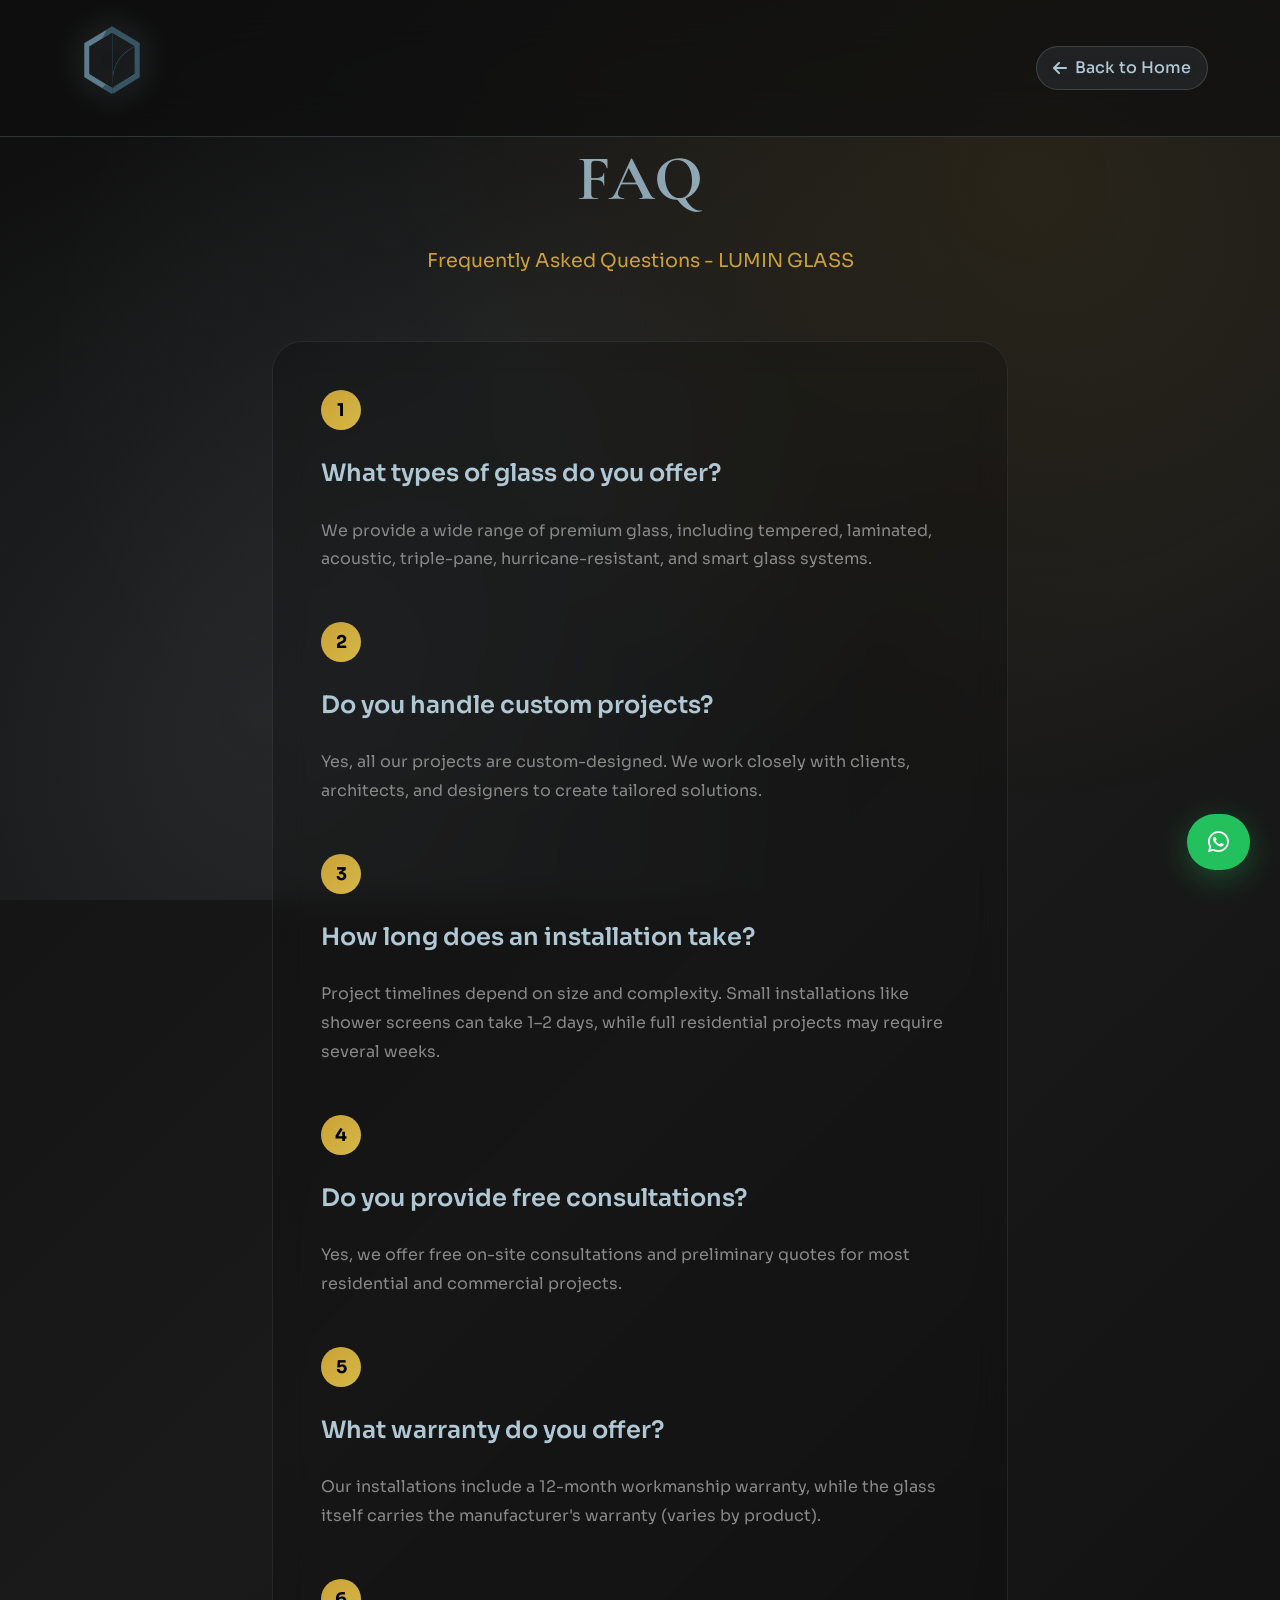
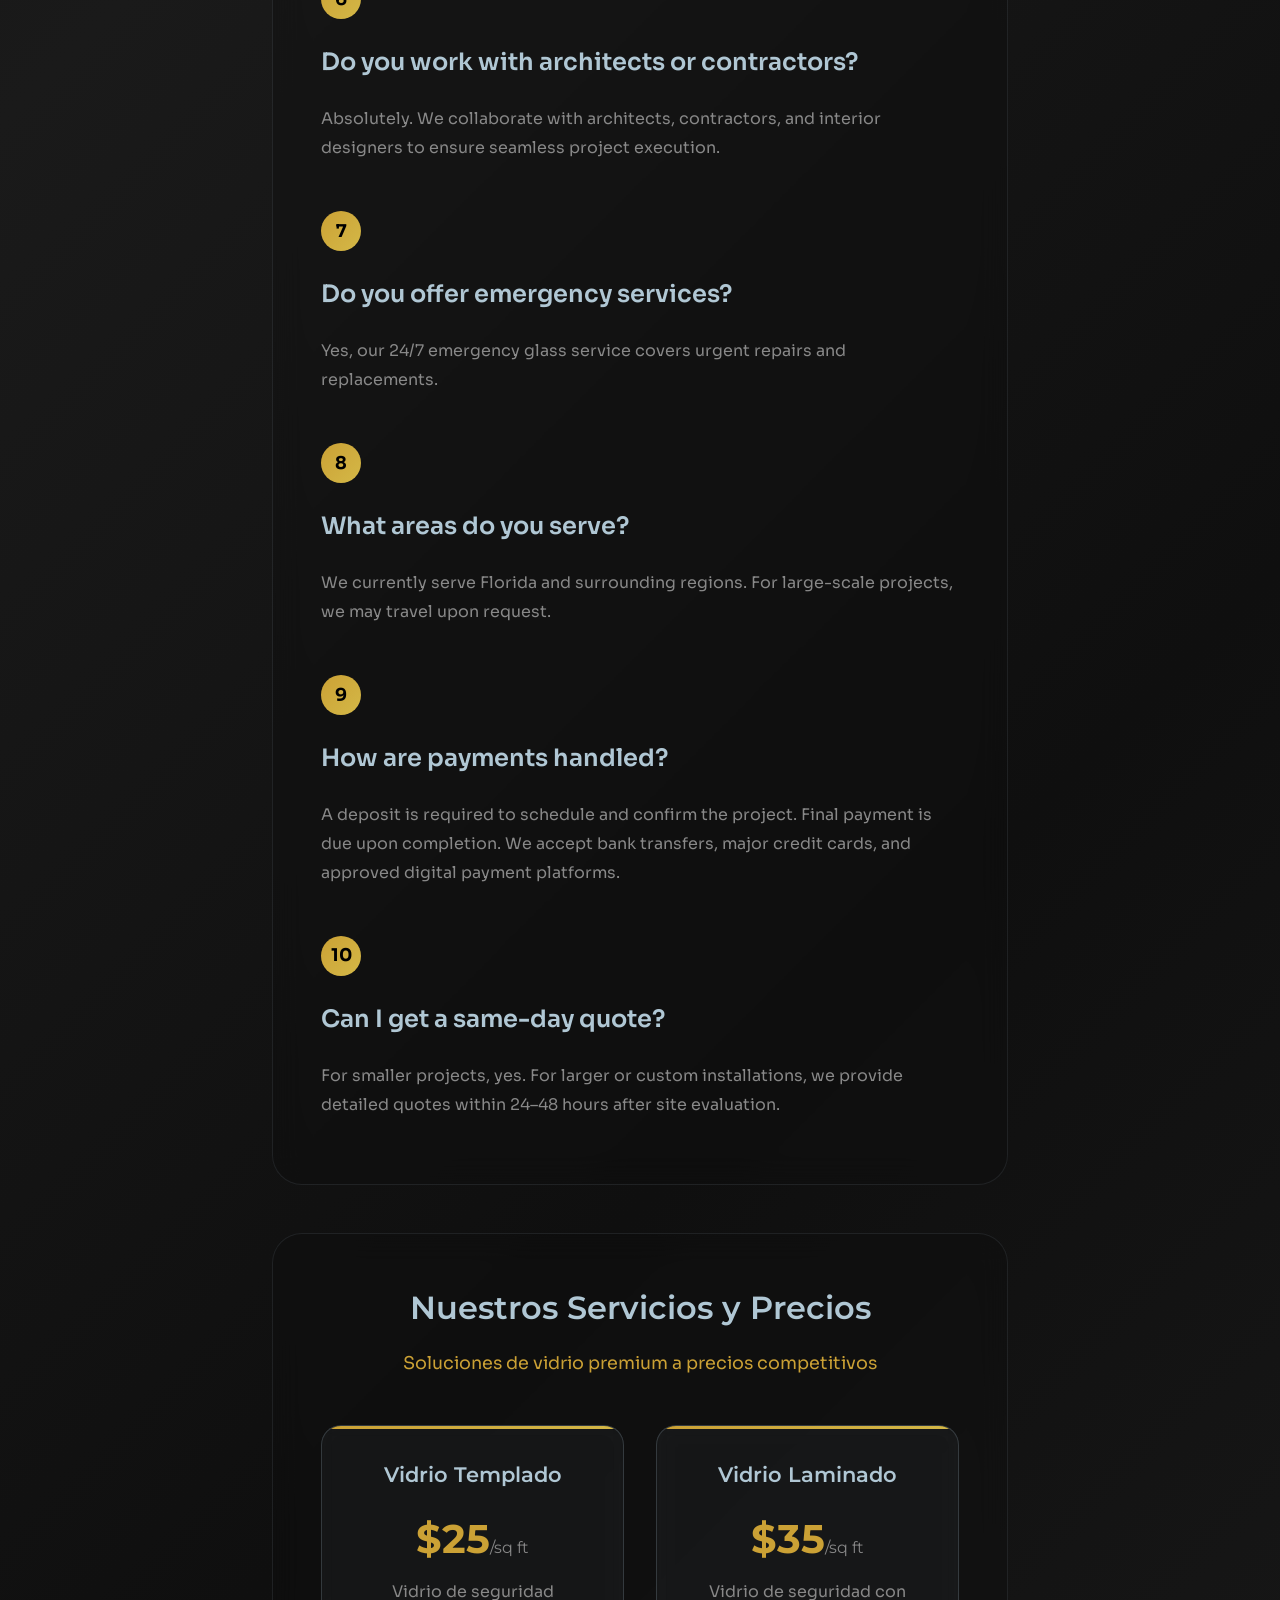
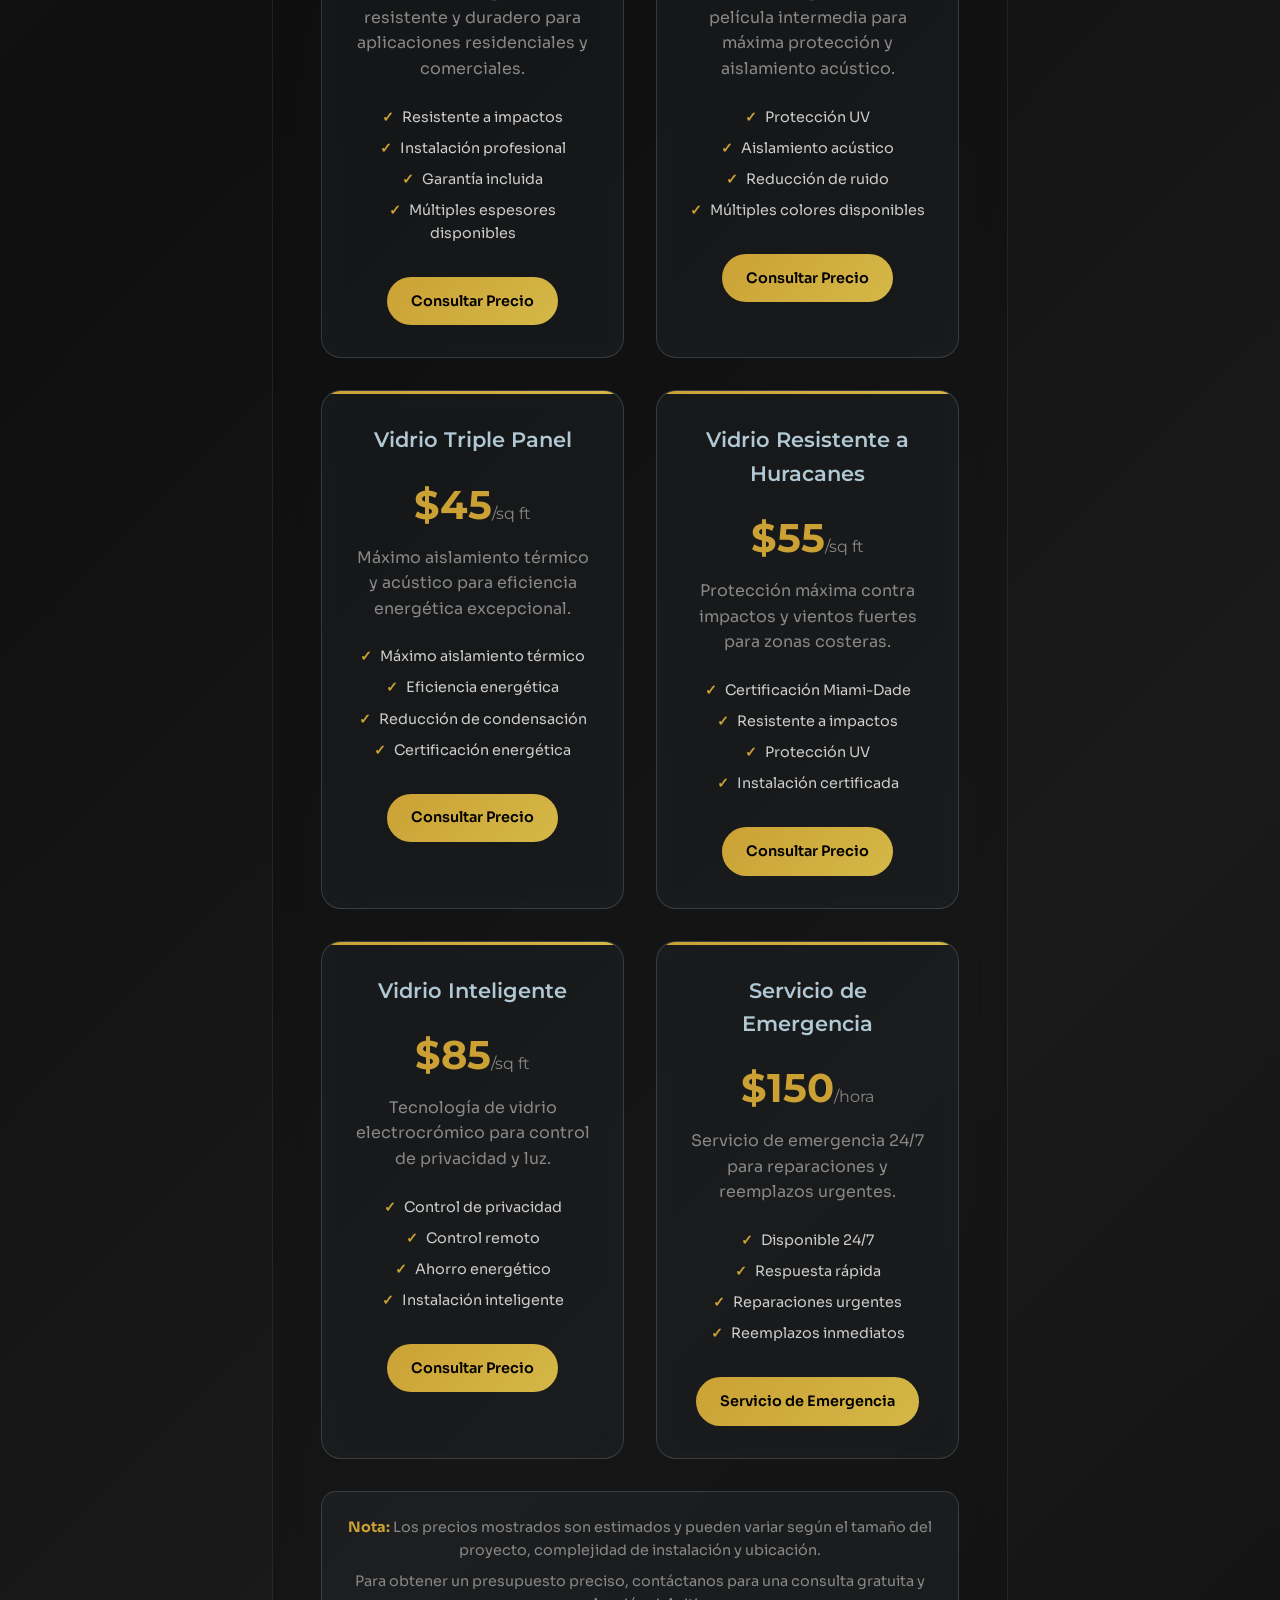
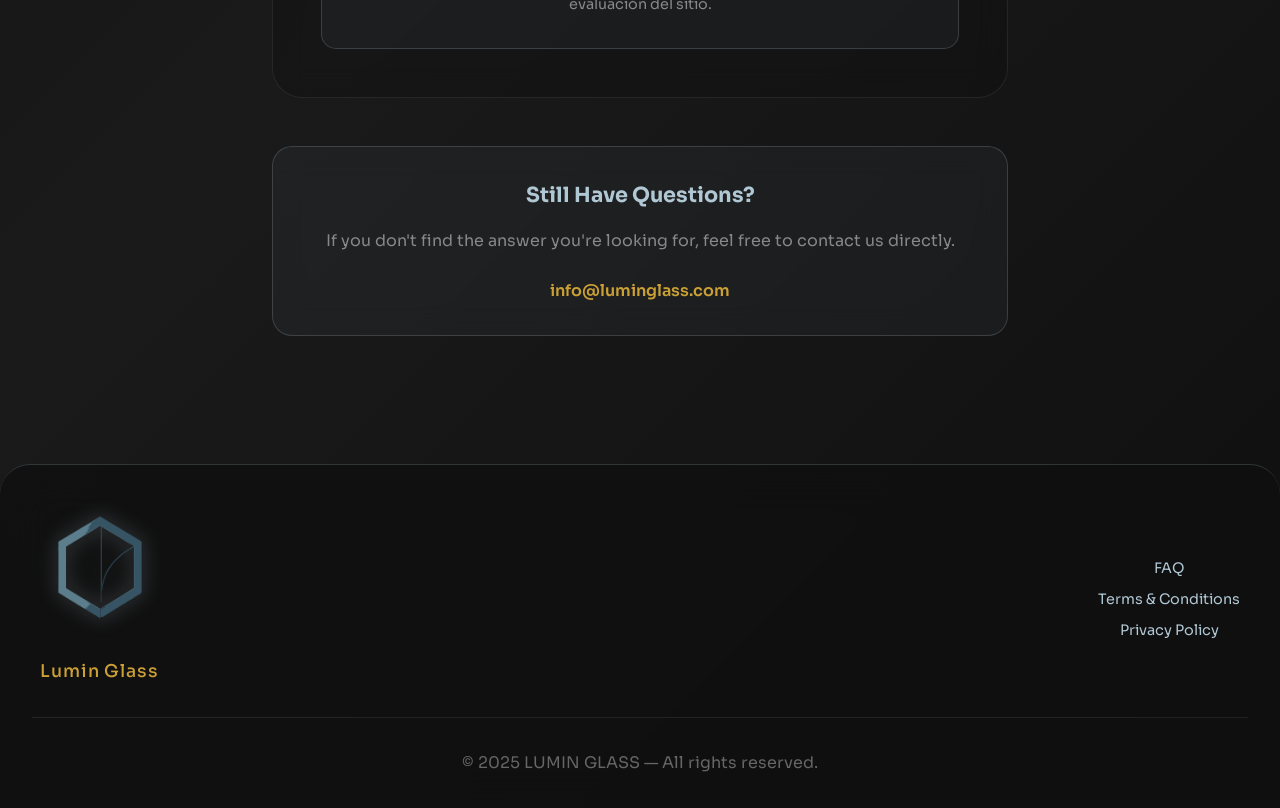
<file: faq.html>
<!DOCTYPE html>
<html lang="en">
<head>
    <meta charset="UTF-8">
    <meta name="viewport" content="width=device-width, initial-scale=1.0">
    <title>FAQ - LUMIN GLASS</title>
    
    <!-- Fonts -->
    <link href="https://fonts.googleapis.com/css2?family=Sora:wght@300;400;500;600;700&display=swap" rel="stylesheet">
    <link href="https://fonts.googleapis.com/css2?family=Cormorant+Garamond:wght@300;400;500;600;700&display=swap" rel="stylesheet">
    <link href="https://fonts.googleapis.com/css2?family=Montserrat:wght@300;400;500;600;700&display=swap" rel="stylesheet">
    <link rel="stylesheet" href="https://cdnjs.cloudflare.com/ajax/libs/font-awesome/6.0.0/css/all.min.css">
    
    <style>
        * {
            margin: 0;
            padding: 0;
            box-sizing: border-box;
        }
        
        body {
            font-family: 'Sora', sans-serif;
            background: linear-gradient(135deg, #0F0F0F 0%, #1a1a1a 25%, #0F0F0F 50%, #1a1a1a 75%, #0F0F0F 100%);
            color: white;
            line-height: 1.6;
            position: relative;
            overflow-x: hidden;
        }
        
        /* Animated Glassmorphism Background */
        body::before {
            content: '';
            position: fixed;
            top: 0;
            left: 0;
            width: 100%;
            height: 100%;
            background: 
                radial-gradient(circle at 20% 80%, rgba(176, 199, 212, 0.1) 0%, transparent 50%),
                radial-gradient(circle at 80% 20%, rgba(203, 161, 53, 0.1) 0%, transparent 50%),
                radial-gradient(circle at 40% 40%, rgba(176, 199, 212, 0.05) 0%, transparent 50%);
            animation: backgroundShift 20s ease-in-out infinite;
            z-index: -1;
        }
        
        @keyframes backgroundShift {
            0%, 100% { transform: translate(0, 0) rotate(0deg); }
            33% { transform: translate(30px, -30px) rotate(1deg); }
            66% { transform: translate(-20px, 20px) rotate(-1deg); }
        }
        
        /* Navigation */
        .navbar {
            position: fixed;
            top: 0;
            left: 0;
            right: 0;
            z-index: 1000;
            background: rgba(15, 15, 15, 0.7);
            backdrop-filter: blur(25px);
            border-bottom: 1px solid rgba(176, 199, 212, 0.2);
            transition: all 0.3s ease;
        }
        
        .nav-container {
            max-width: 1200px;
            margin: 0 auto;
            padding: 1.5rem 2rem;
            display: flex;
            justify-content: space-between;
            align-items: center;
        }
        
        .nav-logo {
            width: 80px;
            height: 80px;
            filter: drop-shadow(0 0 15px rgba(176, 199, 212, 0.4));
            transition: all 0.3s ease;
            cursor: pointer;
        }
        
        .nav-logo:hover {
            transform: scale(1.05);
            filter: drop-shadow(0 0 25px rgba(176, 199, 212, 0.6));
        }
        
        .back-btn {
            display: flex;
            align-items: center;
            gap: 0.5rem;
            color: #B0C7D4;
            text-decoration: none;
            font-weight: 500;
            padding: 0.5rem 1rem;
            border-radius: 25px;
            background: rgba(176, 199, 212, 0.1);
            backdrop-filter: blur(10px);
            border: 1px solid rgba(176, 199, 212, 0.2);
            transition: all 0.3s ease;
        }
        
        .back-btn:hover {
            background: rgba(176, 199, 212, 0.2);
            transform: translateX(-5px);
        }
        
        /* Main Content */
        .container {
            max-width: 800px;
            margin: 0 auto;
            padding: 8rem 2rem 4rem;
        }
        
        /* Header */
        .page-header {
            text-align: center;
            margin-bottom: 4rem;
        }
        
        .page-title {
            font-family: 'Cormorant Garamond', serif;
            font-size: clamp(2.5rem, 6vw, 4rem);
            font-weight: 700;
            background: linear-gradient(135deg, #B0C7D4 0%, #8BA3B0 50%, #B0C7D4 100%);
            -webkit-background-clip: text;
            -webkit-text-fill-color: transparent;
            background-clip: text;
            margin-bottom: 1rem;
        }
        
        .page-subtitle {
            color: #CBA135;
            font-size: 1.2rem;
            font-weight: 400;
        }
        
        /* FAQ Content */
        .faq-content {
            background: rgba(15, 15, 15, 0.3);
            backdrop-filter: blur(15px);
            border-radius: 30px;
            border: 1px solid rgba(176, 199, 212, 0.1);
            padding: 3rem;
            margin-bottom: 3rem;
        }
        
        .faq-section {
            margin-bottom: 3rem;
        }
        
        .faq-section:last-child {
            margin-bottom: 0;
        }
        
        .section-number {
            display: inline-flex;
            align-items: center;
            justify-content: center;
            width: 40px;
            height: 40px;
            background: linear-gradient(135deg, #CBA135 0%, #D4B847 100%);
            color: #000;
            font-weight: 700;
            border-radius: 50%;
            margin-bottom: 1.5rem;
            font-size: 1.1rem;
        }
        
        .section-title {
            font-size: 1.5rem;
            color: #B0C7D4;
            margin-bottom: 1.5rem;
            font-weight: 600;
        }
        
        .section-content {
            color: #888;
            line-height: 1.8;
        }
        
        .section-content p {
            margin-bottom: 1rem;
        }
        
        .section-content ul {
            margin: 1rem 0;
            padding-left: 2rem;
        }
        
        .section-content li {
            margin-bottom: 0.5rem;
            color: #888;
        }
        
        .section-content a {
            color: #CBA135;
            text-decoration: none;
            transition: color 0.3s ease;
        }
        
        .section-content a:hover {
            color: #D4B847;
        }
        
        /* Contact Section */
        .contact-section {
            background: rgba(176, 199, 212, 0.05);
            backdrop-filter: blur(15px);
            border: 1px solid rgba(176, 199, 212, 0.2);
            border-radius: 20px;
            padding: 2rem;
            text-align: center;
            margin-top: 3rem;
        }
        
        .contact-section h3 {
            color: #B0C7D4;
            font-size: 1.3rem;
            margin-bottom: 1rem;
        }
        
        .contact-section p {
            color: #888;
            margin-bottom: 1.5rem;
        }
        
        .contact-email {
            color: #CBA135;
            text-decoration: none;
            font-weight: 600;
            transition: color 0.3s ease;
        }
        
        .contact-email:hover {
            color: #B0C7D4;
        }
        
        /* Pricing Section */
        .pricing-section {
            background: rgba(15, 15, 15, 0.3);
            backdrop-filter: blur(15px);
            border-radius: 30px;
            border: 1px solid rgba(176, 199, 212, 0.1);
            padding: 3rem;
            margin-bottom: 3rem;
        }
        
        .pricing-header {
            text-align: center;
            margin-bottom: 3rem;
        }
        
        .pricing-title {
            font-family: 'Montserrat', sans-serif;
            font-size: 2rem;
            font-weight: 600;
            color: #B0C7D4;
            margin-bottom: 1rem;
        }
        
        .pricing-subtitle {
            color: #CBA135;
            font-size: 1.1rem;
            font-weight: 400;
        }
        
        .pricing-grid {
            display: grid;
            grid-template-columns: repeat(auto-fit, minmax(300px, 1fr));
            gap: 2rem;
            margin-top: 2rem;
        }
        
        .pricing-card {
            background: rgba(176, 199, 212, 0.05);
            backdrop-filter: blur(10px);
            border: 1px solid rgba(176, 199, 212, 0.2);
            border-radius: 20px;
            padding: 2rem;
            text-align: center;
            transition: all 0.3s ease;
            position: relative;
            overflow: hidden;
        }
        
        .pricing-card::before {
            content: '';
            position: absolute;
            top: 0;
            left: 0;
            right: 0;
            height: 3px;
            background: linear-gradient(135deg, #CBA135 0%, #D4B847 100%);
        }
        
        .pricing-card:hover {
            transform: translateY(-5px);
            box-shadow: 0 20px 40px rgba(176, 199, 212, 0.1);
            border-color: rgba(176, 199, 212, 0.4);
        }
        
        .service-name {
            font-family: 'Montserrat', sans-serif;
            font-size: 1.3rem;
            font-weight: 600;
            color: #B0C7D4;
            margin-bottom: 1rem;
        }
        
        .service-price {
            font-family: 'Montserrat', sans-serif;
            font-size: 2.5rem;
            font-weight: 700;
            color: #CBA135;
            margin-bottom: 0.5rem;
        }
        
        .price-unit {
            font-size: 1rem;
            color: #888;
            font-weight: 400;
        }
        
        .service-description {
            color: #888;
            margin-bottom: 1.5rem;
            line-height: 1.6;
        }
        
        .service-features {
            list-style: none;
            padding: 0;
            margin-bottom: 2rem;
        }
        
        .service-features li {
            color: #ccc;
            margin-bottom: 0.5rem;
            font-size: 0.9rem;
        }
        
        .service-features li::before {
            content: '✓';
            color: #CBA135;
            font-weight: bold;
            margin-right: 0.5rem;
        }
        
        .contact-btn {
            display: inline-block;
            background: linear-gradient(135deg, #CBA135 0%, #D4B847 100%);
            color: #000;
            text-decoration: none;
            padding: 0.8rem 1.5rem;
            border-radius: 25px;
            font-weight: 600;
            font-size: 0.9rem;
            transition: all 0.3s ease;
            border: none;
            cursor: pointer;
        }
        
        .contact-btn:hover {
            transform: translateY(-2px);
            box-shadow: 0 10px 20px rgba(203, 161, 53, 0.3);
        }
        
        .pricing-note {
            text-align: center;
            margin-top: 2rem;
            padding: 1.5rem;
            background: rgba(176, 199, 212, 0.05);
            border-radius: 15px;
            border: 1px solid rgba(176, 199, 212, 0.2);
        }
        
        .pricing-note p {
            color: #888;
            font-size: 0.9rem;
            margin-bottom: 0.5rem;
        }
        
        .pricing-note strong {
            color: #CBA135;
        }
        
        /* Footer */
        .footer {
            background: rgba(15, 15, 15, 0.8);
            backdrop-filter: blur(25px);
            border-top: 1px solid rgba(176, 199, 212, 0.2);
            padding: 3rem 2rem 2rem;
            margin-top: 4rem;
            border-radius: 30px 30px 0 0;
        }
        
        .footer-content {
            max-width: 1200px;
            margin: 0 auto;
            display: flex;
            justify-content: space-between;
            align-items: center;
            gap: 3rem;
        }
        
        .footer-brand {
            display: flex;
            flex-direction: column;
            align-items: flex-start;
            gap: 1rem;
        }
        
        .footer-logo {
            width: 120px;
            height: auto;
            filter: drop-shadow(0 0 10px rgba(176, 199, 212, 0.3));
        }
        
        .footer-tagline {
            color: #CBA135;
            font-size: 1.1rem;
            font-weight: 500;
            letter-spacing: 0.05em;
        }
        
        .footer-links {
            display: flex;
            flex-direction: column;
            gap: 0.5rem;
            align-items: center;
        }
        
        .footer-link {
            color: #B0C7D4;
            text-decoration: none;
            font-size: 0.9rem;
            transition: color 0.3s ease;
        }
        
        .footer-link:hover {
            color: #CBA135;
        }
        
        .footer-bottom {
            text-align: center;
            margin-top: 2rem;
            padding-top: 2rem;
            border-top: 1px solid rgba(176, 199, 212, 0.1);
            color: #666;
        }
        
        /* WhatsApp Chatbot */
        .whatsapp-chat {
            position: fixed;
            bottom: 30px;
            right: 30px;
            z-index: 1000;
            animation: float 3s ease-in-out infinite;
        }
        
        .whatsapp-btn {
            display: flex;
            align-items: center;
            gap: 12px;
            background: rgba(37, 211, 102, 0.9);
            backdrop-filter: blur(15px);
            border: 1px solid rgba(37, 211, 102, 0.3);
            border-radius: 50px;
            padding: 15px 20px;
            color: white;
            text-decoration: none;
            font-weight: 600;
            font-size: 1rem;
            transition: all 0.3s ease;
            box-shadow: 0 8px 32px rgba(37, 211, 102, 0.3);
        }
        
        .whatsapp-btn:hover {
            transform: translateY(-3px);
            box-shadow: 0 12px 40px rgba(37, 211, 102, 0.4);
            background: rgba(37, 211, 102, 1);
        }
        
        .whatsapp-btn i {
            font-size: 1.5rem;
        }
        
        .whatsapp-btn span {
            display: none;
            animation: fadeIn 0.5s ease;
        }
        
        .whatsapp-btn:hover span {
            display: inline;
        }
        
        @keyframes float {
            0%, 100% { transform: translateY(0px); }
            50% { transform: translateY(-10px); }
        }
        
        @keyframes fadeIn {
            from { opacity: 0; transform: translateX(10px); }
            to { opacity: 1; transform: translateX(0); }
        }
        
        /* Responsive */
        @media (max-width: 768px) {
            /* Navigation Mobile */
            .nav-container {
                padding: 0.75rem 1rem;
            }
            
            .nav-logo {
                width: 50px;
                height: 50px;
            }
            
            .back-btn {
                padding: 0.4rem 0.8rem;
                font-size: 0.9rem;
            }
            
            /* Container Mobile */
            .container {
                padding: 6rem 1rem 2rem;
                max-width: 100%;
            }
            
            /* Header Mobile */
            .page-header {
                margin-bottom: 2.5rem;
            }
            
            .page-title {
                font-size: clamp(2rem, 7vw, 3rem);
                line-height: 1.1;
            }
            
            .page-subtitle {
                font-size: 1rem;
            }
            
            /* FAQ Content Mobile */
            .faq-content {
                padding: 1.5rem;
                background: rgba(15, 15, 15, 0.8);
                backdrop-filter: blur(25px);
                border: 1px solid rgba(176, 199, 212, 0.2);
                border-radius: 20px;
            }
            
            .faq-section {
                margin-bottom: 2rem;
            }
            
            .section-number {
                width: 35px;
                height: 35px;
                font-size: 1rem;
                margin-bottom: 1rem;
            }
            
            .section-title {
                font-size: 1.3rem;
                margin-bottom: 1rem;
                color: #e0e0e0 !important;
                text-shadow: 0 1px 2px rgba(0, 0, 0, 0.3);
            }
            
            .section-content {
                color: #ccc !important;
                font-size: 0.9rem;
                line-height: 1.6;
            }
            
            .section-content p {
                margin-bottom: 0.75rem;
            }
            
            /* Pricing Section Mobile */
            .pricing-section {
                padding: 1.5rem;
                border-radius: 20px;
            }
            
            .pricing-header {
                margin-bottom: 2rem;
            }
            
            .pricing-title {
                font-size: clamp(1.5rem, 6vw, 2rem);
                margin-bottom: 0.75rem;
            }
            
            .pricing-subtitle {
                font-size: 1rem;
            }
            
            .pricing-grid {
                grid-template-columns: 1fr;
                gap: 1.5rem;
            }
            
            .pricing-card {
                padding: 1.5rem;
                border-radius: 15px;
            }
            
            .service-name {
                font-size: 1.2rem;
                margin-bottom: 0.75rem;
            }
            
            .service-price {
                font-size: 2rem;
                margin-bottom: 0.5rem;
            }
            
            .price-unit {
                font-size: 0.9rem;
            }
            
            .service-description {
                font-size: 0.9rem;
                margin-bottom: 1rem;
            }
            
            .service-features {
                margin-bottom: 1.5rem;
            }
            
            .service-features li {
                font-size: 0.8rem;
                margin-bottom: 0.4rem;
            }
            
            .contact-btn {
                padding: 0.7rem 1.2rem;
                font-size: 0.85rem;
                border-radius: 20px;
            }
            
            .pricing-note {
                padding: 1rem;
                margin-top: 1.5rem;
            }
            
            .pricing-note p {
                font-size: 0.8rem;
                margin-bottom: 0.4rem;
            }
            
            /* Contact Section Mobile */
            .contact-section {
                padding: 1.5rem;
                border-radius: 15px;
                margin-top: 2rem;
            }
            
            .contact-section h3 {
                font-size: 1.2rem;
                margin-bottom: 0.75rem;
            }
            
            .contact-section p {
                font-size: 0.9rem;
                margin-bottom: 1rem;
            }
            
            .contact-email {
                font-size: 0.9rem;
            }
            
            /* Footer Mobile */
            .footer {
                padding: 2rem 1rem 1.5rem;
                border-radius: 20px 20px 0 0;
            }
            
            .footer-content {
                flex-direction: column;
                gap: 2rem;
                text-align: center;
            }
            
            .footer-brand {
                align-items: center;
            }
            
            .footer-logo {
                width: 80px;
                height: auto;
            }
            
            .footer-tagline {
                font-size: 1rem;
            }
            
            .footer-links {
                gap: 0.75rem;
            }
            
            .footer-link {
                font-size: 0.85rem;
            }
            
            .footer-bottom {
                margin-top: 1.5rem;
                padding-top: 1.5rem;
            }
            
            .footer-bottom p {
                font-size: 0.8rem;
            }
            
            /* WhatsApp Mobile */
            .whatsapp-chat {
                bottom: 20px;
                right: 20px;
                z-index: 1000;
            }
            
            .whatsapp-btn {
                padding: 12px 16px;
                font-size: 0.9rem;
                border-radius: 25px;
            }
            
            .whatsapp-btn span {
                display: none;
            }
            
            /* Touch Targets */
            .contact-btn,
            .back-btn,
            .footer-link {
                min-height: 44px;
                touch-action: manipulation;
            }
            
            /* Performance Mobile */
            body::before {
                animation: none;
            }
        }
        
        /* Small Mobile Devices */
        @media (max-width: 480px) {
            .container {
                padding: 5rem 0.75rem 2rem;
            }
            
            .faq-content {
                padding: 1.25rem;
            }
            
            .pricing-section {
                padding: 1.25rem;
            }
            
            .pricing-card {
                padding: 1.25rem;
            }
            
            .service-price {
                font-size: 1.8rem;
            }
            
            .contact-section {
                padding: 1.25rem;
            }
            
            .whatsapp-chat {
                bottom: 15px;
                right: 15px;
            }
            
            .whatsapp-btn {
                padding: 10px 14px;
                font-size: 0.85rem;
            }
        }
        
        /* Landscape Mobile */
        @media (max-width: 768px) and (orientation: landscape) {
            .container {
                padding: 4rem 1rem 2rem;
            }
            
            .page-title {
                font-size: clamp(1.5rem, 5vw, 2rem);
            }
        }
        
        /* High DPI Mobile */
        @media (-webkit-min-device-pixel-ratio: 2), (min-resolution: 192dpi) {
            .nav-logo,
            .footer-logo {
                image-rendering: -webkit-optimize-contrast;
                image-rendering: crisp-edges;
            }
        }
    </style>
</head>
<body>
    <!-- Navigation -->
    <nav class="navbar">
        <div class="nav-container">
            <a href="home.html">
                <img src="logo.png" alt="LUMIN GLASS" class="nav-logo" loading="lazy">
            </a>
            <a href="home.html" class="back-btn">
                <i class="fas fa-arrow-left"></i>
                Back to Home
            </a>
        </div>
    </nav>
    
    <!-- WhatsApp Chatbot -->
    <div class="whatsapp-chat">
        <a href="https://wa.me/14077704553?text=Hi! I have a question about your services." target="_blank" class="whatsapp-btn">
            <i class="fab fa-whatsapp"></i>
            <span>Chat with us</span>
        </a>
    </div>
    
    <!-- Main Content -->
    <div class="container">
        <!-- Header -->
        <header class="page-header">
            <h1 class="page-title">FAQ</h1>
            <p class="page-subtitle">Frequently Asked Questions - LUMIN GLASS</p>
        </header>
        
        <!-- FAQ Content -->
        <div class="faq-content">
            <div class="faq-section">
                <div class="section-number">1</div>
                <h2 class="section-title">What types of glass do you offer?</h2>
                <div class="section-content">
                    <p>We provide a wide range of premium glass, including tempered, laminated, acoustic, triple-pane, hurricane-resistant, and smart glass systems.</p>
                </div>
            </div>
            
            <div class="faq-section">
                <div class="section-number">2</div>
                <h2 class="section-title">Do you handle custom projects?</h2>
                <div class="section-content">
                    <p>Yes, all our projects are custom-designed. We work closely with clients, architects, and designers to create tailored solutions.</p>
                </div>
            </div>
            
            <div class="faq-section">
                <div class="section-number">3</div>
                <h2 class="section-title">How long does an installation take?</h2>
                <div class="section-content">
                    <p>Project timelines depend on size and complexity. Small installations like shower screens can take 1–2 days, while full residential projects may require several weeks.</p>
                </div>
            </div>
            
            <div class="faq-section">
                <div class="section-number">4</div>
                <h2 class="section-title">Do you provide free consultations?</h2>
                <div class="section-content">
                    <p>Yes, we offer free on-site consultations and preliminary quotes for most residential and commercial projects.</p>
                </div>
            </div>
            
            <div class="faq-section">
                <div class="section-number">5</div>
                <h2 class="section-title">What warranty do you offer?</h2>
                <div class="section-content">
                    <p>Our installations include a 12-month workmanship warranty, while the glass itself carries the manufacturer's warranty (varies by product).</p>
                </div>
            </div>
            
            <div class="faq-section">
                <div class="section-number">6</div>
                <h2 class="section-title">Do you work with architects or contractors?</h2>
                <div class="section-content">
                    <p>Absolutely. We collaborate with architects, contractors, and interior designers to ensure seamless project execution.</p>
                </div>
            </div>
            
            <div class="faq-section">
                <div class="section-number">7</div>
                <h2 class="section-title">Do you offer emergency services?</h2>
                <div class="section-content">
                    <p>Yes, our 24/7 emergency glass service covers urgent repairs and replacements.</p>
                </div>
            </div>
            
            <div class="faq-section">
                <div class="section-number">8</div>
                <h2 class="section-title">What areas do you serve?</h2>
                <div class="section-content">
                    <p>We currently serve Florida and surrounding regions. For large-scale projects, we may travel upon request.</p>
                </div>
            </div>
            
            <div class="faq-section">
                <div class="section-number">9</div>
                <h2 class="section-title">How are payments handled?</h2>
                <div class="section-content">
                    <p>A deposit is required to schedule and confirm the project. Final payment is due upon completion. We accept bank transfers, major credit cards, and approved digital payment platforms.</p>
                </div>
            </div>
            
            <div class="faq-section">
                <div class="section-number">10</div>
                <h2 class="section-title">Can I get a same-day quote?</h2>
                <div class="section-content">
                    <p>For smaller projects, yes. For larger or custom installations, we provide detailed quotes within 24–48 hours after site evaluation.</p>
                </div>
            </div>
        </div>
        
        <!-- Pricing Section -->
        <div class="pricing-section">
            <div class="pricing-header">
                <h2 class="pricing-title">Nuestros Servicios y Precios</h2>
                <p class="pricing-subtitle">Soluciones de vidrio premium a precios competitivos</p>
            </div>
            
            <div class="pricing-grid">
                <div class="pricing-card">
                    <h3 class="service-name">Vidrio Templado</h3>
                    <div class="service-price">$25<span class="price-unit">/sq ft</span></div>
                    <p class="service-description">Vidrio de seguridad resistente y duradero para aplicaciones residenciales y comerciales.</p>
                    <ul class="service-features">
                        <li>Resistente a impactos</li>
                        <li>Instalación profesional</li>
                        <li>Garantía incluida</li>
                        <li>Múltiples espesores disponibles</li>
                    </ul>
                    <a href="https://wa.me/14077704553?text=Hi! I'm interested in tempered glass services." class="contact-btn">Consultar Precio</a>
                </div>
                
                <div class="pricing-card">
                    <h3 class="service-name">Vidrio Laminado</h3>
                    <div class="service-price">$35<span class="price-unit">/sq ft</span></div>
                    <p class="service-description">Vidrio de seguridad con película intermedia para máxima protección y aislamiento acústico.</p>
                    <ul class="service-features">
                        <li>Protección UV</li>
                        <li>Aislamiento acústico</li>
                        <li>Reducción de ruido</li>
                        <li>Múltiples colores disponibles</li>
                    </ul>
                    <a href="https://wa.me/14077704553?text=Hi! I'm interested in laminated glass services." class="contact-btn">Consultar Precio</a>
                </div>
                
                <div class="pricing-card">
                    <h3 class="service-name">Vidrio Triple Panel</h3>
                    <div class="service-price">$45<span class="price-unit">/sq ft</span></div>
                    <p class="service-description">Máximo aislamiento térmico y acústico para eficiencia energética excepcional.</p>
                    <ul class="service-features">
                        <li>Máximo aislamiento térmico</li>
                        <li>Eficiencia energética</li>
                        <li>Reducción de condensación</li>
                        <li>Certificación energética</li>
                    </ul>
                    <a href="https://wa.me/14077704553?text=Hi! I'm interested in triple pane glass services." class="contact-btn">Consultar Precio</a>
                </div>
                
                <div class="pricing-card">
                    <h3 class="service-name">Vidrio Resistente a Huracanes</h3>
                    <div class="service-price">$55<span class="price-unit">/sq ft</span></div>
                    <p class="service-description">Protección máxima contra impactos y vientos fuertes para zonas costeras.</p>
                    <ul class="service-features">
                        <li>Certificación Miami-Dade</li>
                        <li>Resistente a impactos</li>
                        <li>Protección UV</li>
                        <li>Instalación certificada</li>
                    </ul>
                    <a href="https://wa.me/14077704553?text=Hi! I'm interested in hurricane resistant glass services." class="contact-btn">Consultar Precio</a>
                </div>
                
                <div class="pricing-card">
                    <h3 class="service-name">Vidrio Inteligente</h3>
                    <div class="service-price">$85<span class="price-unit">/sq ft</span></div>
                    <p class="service-description">Tecnología de vidrio electrocrómico para control de privacidad y luz.</p>
                    <ul class="service-features">
                        <li>Control de privacidad</li>
                        <li>Control remoto</li>
                        <li>Ahorro energético</li>
                        <li>Instalación inteligente</li>
                    </ul>
                    <a href="https://wa.me/14077704553?text=Hi! I'm interested in smart glass services." class="contact-btn">Consultar Precio</a>
                </div>
                
                <div class="pricing-card">
                    <h3 class="service-name">Servicio de Emergencia</h3>
                    <div class="service-price">$150<span class="price-unit">/hora</span></div>
                    <p class="service-description">Servicio de emergencia 24/7 para reparaciones y reemplazos urgentes.</p>
                    <ul class="service-features">
                        <li>Disponible 24/7</li>
                        <li>Respuesta rápida</li>
                        <li>Reparaciones urgentes</li>
                        <li>Reemplazos inmediatos</li>
                    </ul>
                    <a href="https://wa.me/14077704553?text=Hi! I need emergency glass service." class="contact-btn">Servicio de Emergencia</a>
                </div>
            </div>
            
            <div class="pricing-note">
                <p><strong>Nota:</strong> Los precios mostrados son estimados y pueden variar según el tamaño del proyecto, complejidad de instalación y ubicación.</p>
                <p>Para obtener un presupuesto preciso, contáctanos para una consulta gratuita y evaluación del sitio.</p>
            </div>
        </div>
        
        <!-- Contact Section -->
        <div class="contact-section">
            <h3>Still Have Questions?</h3>
            <p>If you don't find the answer you're looking for, feel free to contact us directly.</p>
            <a href="mailto:info@luminglass.com" class="contact-email">info@luminglass.com</a>
        </div>
    </div>
    
            <!-- Footer -->
        <footer class="footer">
            <div class="footer-content">
                <div class="footer-brand">
                    <a href="home.html">
                        <img src="logo.png" alt="LUMIN GLASS" class="footer-logo" loading="lazy">
                    </a>
                    <p class="footer-tagline">Lumin Glass</p>
                </div>
                
                <div class="footer-links">
                    <a href="faq.html" class="footer-link">FAQ</a>
                    <a href="terms.html" class="footer-link">Terms & Conditions</a>
                    <a href="privacy.html" class="footer-link">Privacy Policy</a>
                </div>
            </div>
            
            <div class="footer-bottom">
                <p>&copy; 2025 LUMIN GLASS — All rights reserved.</p>
            </div>
        </footer>
</body>
</html>
</file>
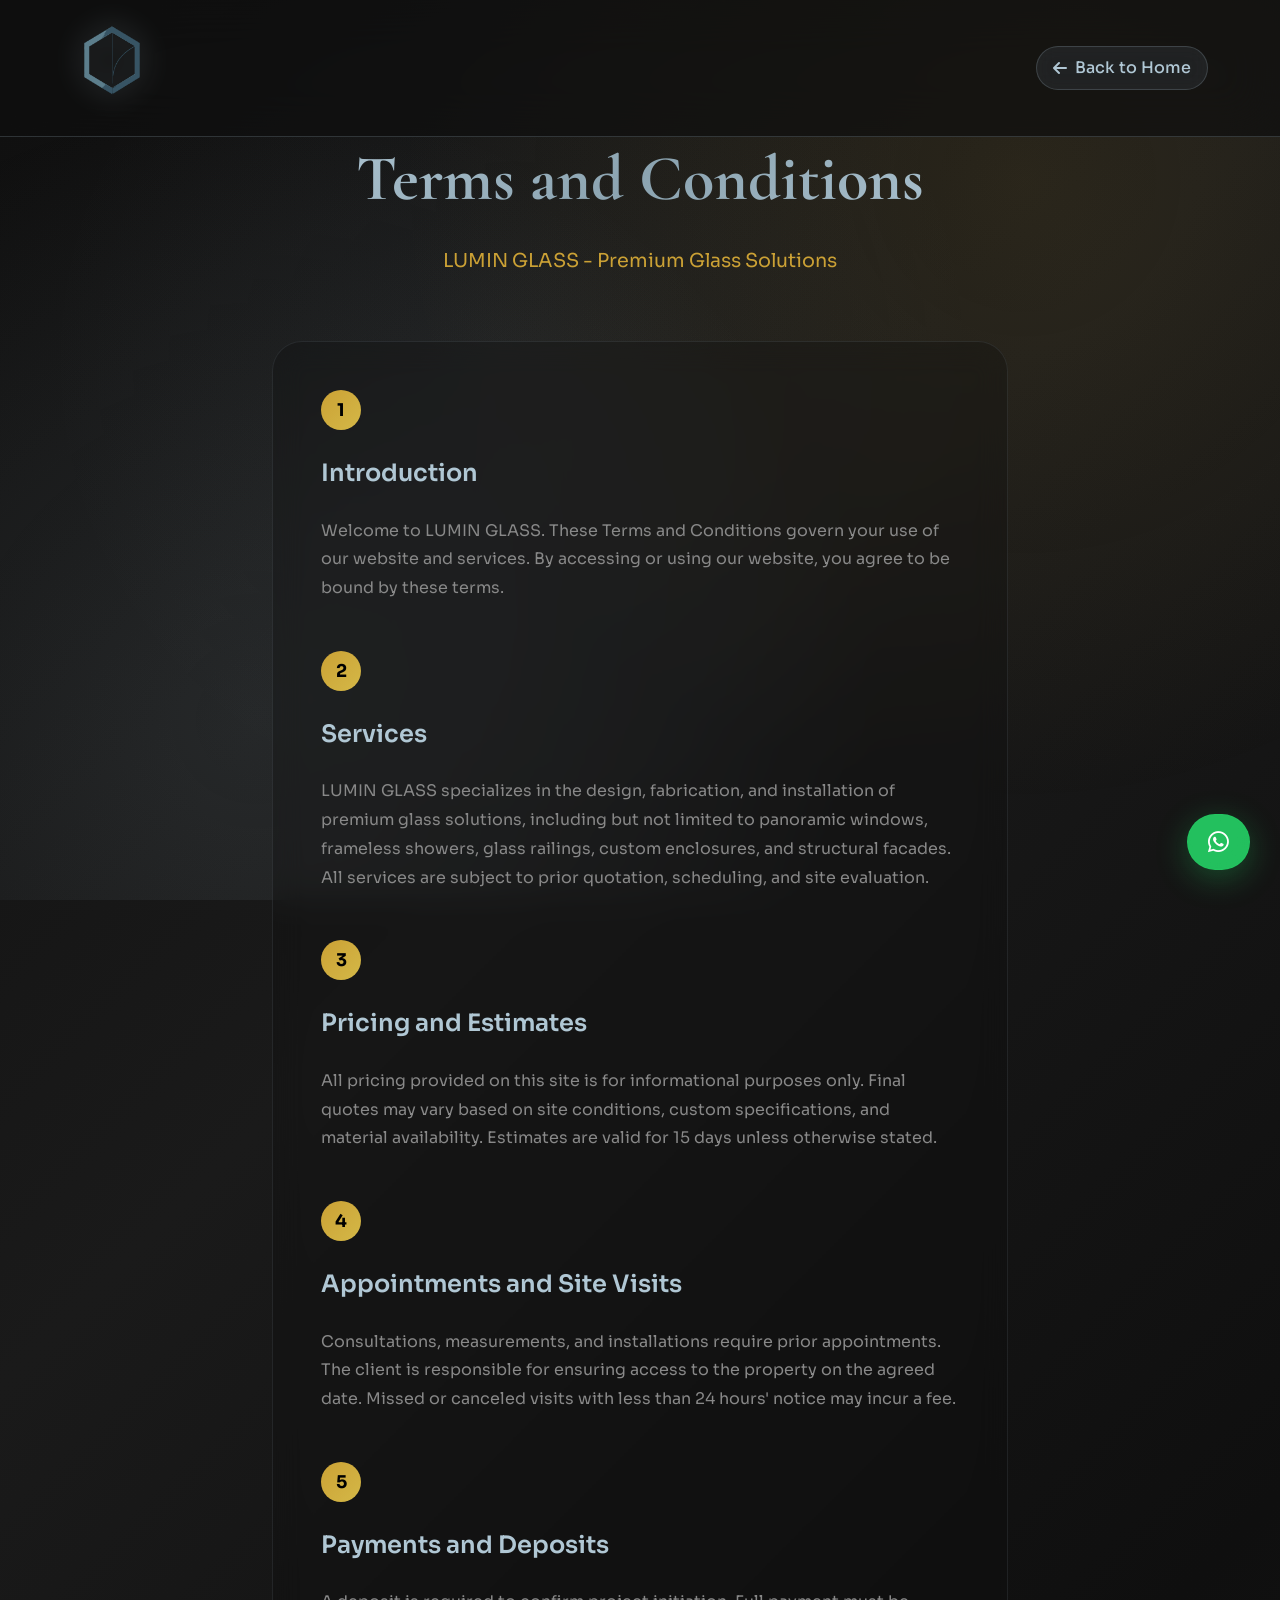
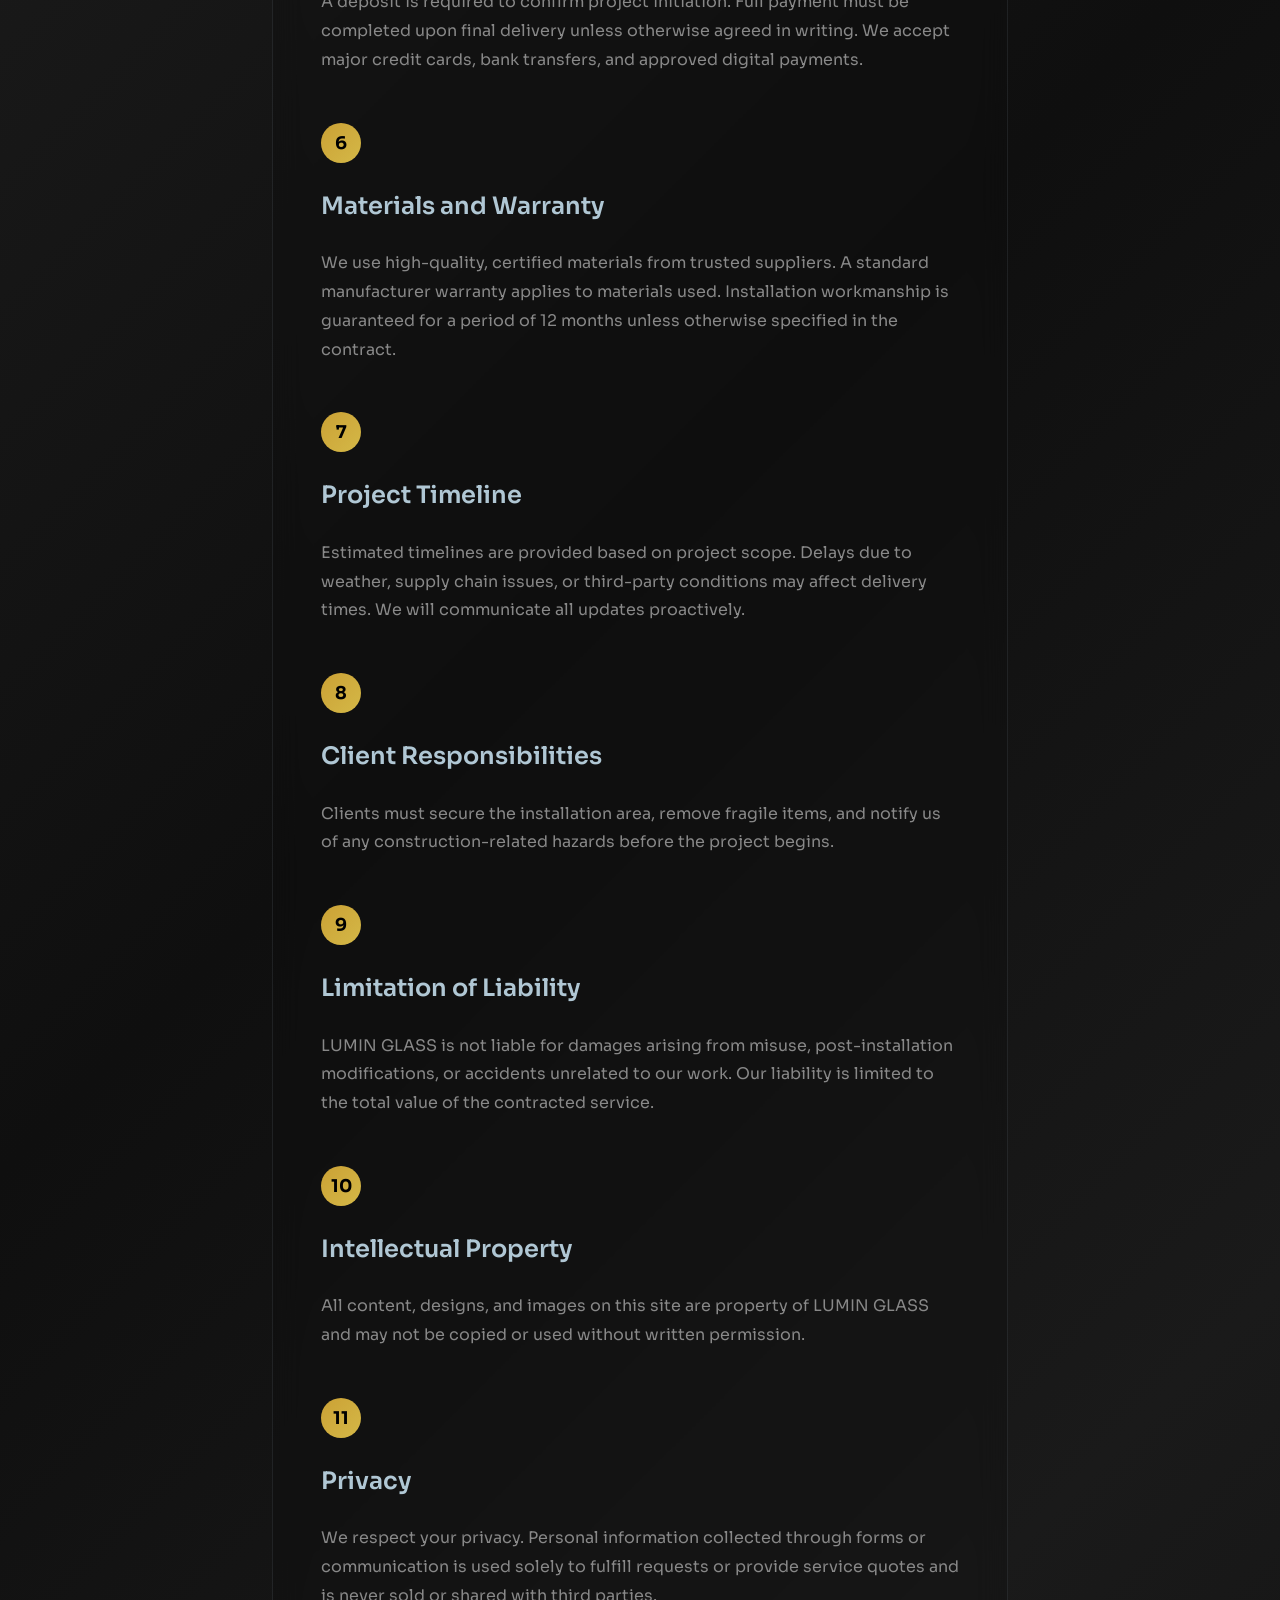
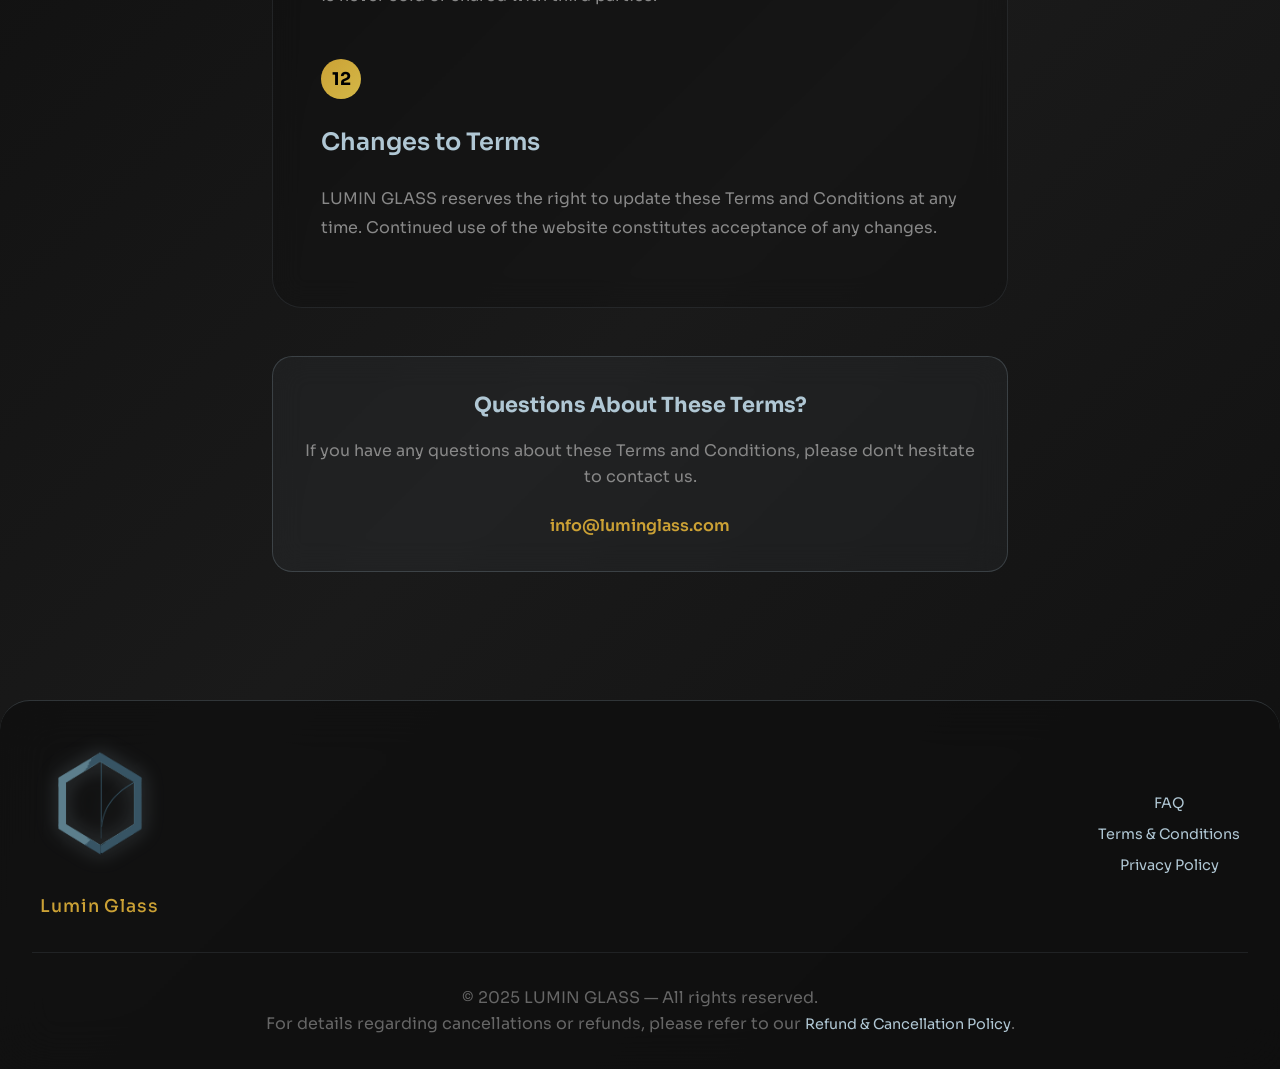
<file: terms.html>
<!DOCTYPE html>
<html lang="en">
<head>
    <meta charset="UTF-8">
    <meta name="viewport" content="width=device-width, initial-scale=1.0">
    <title>Terms and Conditions - LUMIN GLASS</title>
    
    <!-- Fonts -->
    <link href="https://fonts.googleapis.com/css2?family=Sora:wght@300;400;500;600;700&display=swap" rel="stylesheet">
    <link href="https://fonts.googleapis.com/css2?family=Cormorant+Garamond:wght@300;400;500;600;700&display=swap" rel="stylesheet">
    <link rel="stylesheet" href="https://cdnjs.cloudflare.com/ajax/libs/font-awesome/6.0.0/css/all.min.css">
    
    <style>
        * {
            margin: 0;
            padding: 0;
            box-sizing: border-box;
        }
        
        body {
            font-family: 'Sora', sans-serif;
            background: linear-gradient(135deg, #0F0F0F 0%, #1a1a1a 25%, #0F0F0F 50%, #1a1a1a 75%, #0F0F0F 100%);
            color: white;
            line-height: 1.6;
            position: relative;
            overflow-x: hidden;
        }
        
        /* Animated Glassmorphism Background */
        body::before {
            content: '';
            position: fixed;
            top: 0;
            left: 0;
            width: 100%;
            height: 100%;
            background: 
                radial-gradient(circle at 20% 80%, rgba(176, 199, 212, 0.1) 0%, transparent 50%),
                radial-gradient(circle at 80% 20%, rgba(203, 161, 53, 0.1) 0%, transparent 50%),
                radial-gradient(circle at 40% 40%, rgba(176, 199, 212, 0.05) 0%, transparent 50%);
            animation: backgroundShift 20s ease-in-out infinite;
            z-index: -1;
        }
        
        @keyframes backgroundShift {
            0%, 100% { transform: translate(0, 0) rotate(0deg); }
            33% { transform: translate(30px, -30px) rotate(1deg); }
            66% { transform: translate(-20px, 20px) rotate(-1deg); }
        }
        
        /* Navigation */
        .navbar {
            position: fixed;
            top: 0;
            left: 0;
            right: 0;
            z-index: 1000;
            background: rgba(15, 15, 15, 0.7);
            backdrop-filter: blur(25px);
            border-bottom: 1px solid rgba(176, 199, 212, 0.2);
            transition: all 0.3s ease;
        }
        
        .nav-container {
            max-width: 1200px;
            margin: 0 auto;
            padding: 1.5rem 2rem;
            display: flex;
            justify-content: space-between;
            align-items: center;
        }
        
        .nav-logo {
            width: 80px;
            height: 80px;
            filter: drop-shadow(0 0 15px rgba(176, 199, 212, 0.4));
            transition: all 0.3s ease;
        }
        
        .nav-logo:hover {
            transform: scale(1.05);
            filter: drop-shadow(0 0 25px rgba(176, 199, 212, 0.6));
        }
        
        .back-btn {
            display: flex;
            align-items: center;
            gap: 0.5rem;
            color: #B0C7D4;
            text-decoration: none;
            font-weight: 500;
            padding: 0.5rem 1rem;
            border-radius: 25px;
            background: rgba(176, 199, 212, 0.1);
            backdrop-filter: blur(10px);
            border: 1px solid rgba(176, 199, 212, 0.2);
            transition: all 0.3s ease;
        }
        
        .back-btn:hover {
            background: rgba(176, 199, 212, 0.2);
            transform: translateX(-5px);
        }
        
        /* Main Content */
        .container {
            max-width: 800px;
            margin: 0 auto;
            padding: 8rem 2rem 4rem;
        }
        
        /* Header */
        .page-header {
            text-align: center;
            margin-bottom: 4rem;
        }
        
        .page-title {
            font-family: 'Cormorant Garamond', serif;
            font-size: clamp(2.5rem, 6vw, 4rem);
            font-weight: 700;
            background: linear-gradient(135deg, #B0C7D4 0%, #8BA3B0 50%, #B0C7D4 100%);
            -webkit-background-clip: text;
            -webkit-text-fill-color: transparent;
            background-clip: text;
            margin-bottom: 1rem;
        }
        
        .page-subtitle {
            color: #CBA135;
            font-size: 1.2rem;
            font-weight: 400;
        }
        
        /* Terms Content */
        .terms-content {
            background: rgba(15, 15, 15, 0.3);
            backdrop-filter: blur(15px);
            border-radius: 30px;
            border: 1px solid rgba(176, 199, 212, 0.1);
            padding: 3rem;
            margin-bottom: 3rem;
        }
        
        .terms-section {
            margin-bottom: 3rem;
        }
        
        .terms-section:last-child {
            margin-bottom: 0;
        }
        
        .section-number {
            display: inline-flex;
            align-items: center;
            justify-content: center;
            width: 40px;
            height: 40px;
            background: linear-gradient(135deg, #CBA135 0%, #D4B847 100%);
            color: #000;
            font-weight: 700;
            border-radius: 50%;
            margin-bottom: 1.5rem;
            font-size: 1.1rem;
        }
        
        .section-title {
            font-size: 1.5rem;
            color: #B0C7D4;
            margin-bottom: 1.5rem;
            font-weight: 600;
        }
        
        .section-content {
            color: #888;
            line-height: 1.8;
        }
        
        .section-content p {
            margin-bottom: 1rem;
        }
        
        .section-content ul {
            margin: 1rem 0;
            padding-left: 2rem;
        }
        
        .section-content li {
            margin-bottom: 0.5rem;
            color: #888;
        }
        
        .section-content a {
            color: #CBA135;
            text-decoration: none;
            transition: color 0.3s ease;
        }
        
        .section-content a:hover {
            color: #D4B847;
        }
        
        /* Contact Section */
        .contact-section {
            background: rgba(176, 199, 212, 0.05);
            backdrop-filter: blur(15px);
            border: 1px solid rgba(176, 199, 212, 0.2);
            border-radius: 20px;
            padding: 2rem;
            text-align: center;
            margin-top: 3rem;
        }
        
        .contact-section h3 {
            color: #B0C7D4;
            font-size: 1.3rem;
            margin-bottom: 1rem;
        }
        
        .contact-section p {
            color: #888;
            margin-bottom: 1.5rem;
        }
        
        .contact-email {
            color: #CBA135;
            text-decoration: none;
            font-weight: 600;
            transition: color 0.3s ease;
        }
        
        .contact-email:hover {
            color: #B0C7D4;
        }
        
        /* Footer */
        .footer {
            background: rgba(15, 15, 15, 0.8);
            backdrop-filter: blur(25px);
            border-top: 1px solid rgba(176, 199, 212, 0.2);
            padding: 3rem 2rem 2rem;
            margin-top: 4rem;
            border-radius: 30px 30px 0 0;
        }
        
        .footer-content {
            max-width: 1200px;
            margin: 0 auto;
            display: flex;
            justify-content: space-between;
            align-items: center;
            gap: 3rem;
        }
        
        .footer-brand {
            display: flex;
            flex-direction: column;
            align-items: flex-start;
            gap: 1rem;
        }
        
        .footer-logo {
            width: 120px;
            height: auto;
            filter: drop-shadow(0 0 10px rgba(176, 199, 212, 0.3));
        }
        
        .footer-tagline {
            color: #CBA135;
            font-size: 1.1rem;
            font-weight: 500;
            letter-spacing: 0.05em;
        }
        
        .footer-links {
            display: flex;
            flex-direction: column;
            gap: 0.5rem;
            align-items: center;
        }
        
        .footer-link {
            color: #B0C7D4;
            text-decoration: none;
            font-size: 0.9rem;
            transition: color 0.3s ease;
        }
        
        .footer-link:hover {
            color: #CBA135;
        }
        
        .footer-bottom {
            text-align: center;
            margin-top: 2rem;
            padding-top: 2rem;
            border-top: 1px solid rgba(176, 199, 212, 0.1);
            color: #666;
        }
        
        /* WhatsApp Chatbot */
        .whatsapp-chat {
            position: fixed;
            bottom: 30px;
            right: 30px;
            z-index: 1000;
            animation: float 3s ease-in-out infinite;
        }
        
        .whatsapp-btn {
            display: flex;
            align-items: center;
            gap: 12px;
            background: rgba(37, 211, 102, 0.9);
            backdrop-filter: blur(15px);
            border: 1px solid rgba(37, 211, 102, 0.3);
            border-radius: 50px;
            padding: 15px 20px;
            color: white;
            text-decoration: none;
            font-weight: 600;
            font-size: 1rem;
            transition: all 0.3s ease;
            box-shadow: 0 8px 32px rgba(37, 211, 102, 0.3);
        }
        
        .whatsapp-btn:hover {
            transform: translateY(-3px);
            box-shadow: 0 12px 40px rgba(37, 211, 102, 0.4);
            background: rgba(37, 211, 102, 1);
        }
        
        .whatsapp-btn i {
            font-size: 1.5rem;
        }
        
        .whatsapp-btn span {
            display: none;
            animation: fadeIn 0.5s ease;
        }
        
        .whatsapp-btn:hover span {
            display: inline;
        }
        
        @keyframes float {
            0%, 100% { transform: translateY(0px); }
            50% { transform: translateY(-10px); }
        }
        
        @keyframes fadeIn {
            from { opacity: 0; transform: translateX(10px); }
            to { opacity: 1; transform: translateX(0); }
        }
        
        /* Responsive */
        @media (max-width: 768px) {
            /* Navigation Mobile */
            .nav-container {
                padding: 0.75rem 1rem;
            }
            
            .nav-logo {
                width: 50px;
                height: 50px;
            }
            
            .back-btn {
                padding: 0.4rem 0.8rem;
                font-size: 0.9rem;
            }
            
            /* Container Mobile */
            .container {
                padding: 6rem 1rem 2rem;
                max-width: 100%;
            }
            
            /* Header Mobile */
            .page-header {
                margin-bottom: 2.5rem;
            }
            
            .page-title {
                font-size: clamp(2rem, 7vw, 3rem);
                line-height: 1.1;
            }
            
            .page-subtitle {
                font-size: 1rem;
            }
            
            /* Terms Content Mobile */
            .terms-content {
                padding: 1.5rem;
                background: rgba(15, 15, 15, 0.8);
                backdrop-filter: blur(25px);
                border: 1px solid rgba(176, 199, 212, 0.2);
                border-radius: 20px;
            }
            
            .terms-section {
                margin-bottom: 2rem;
            }
            
            .section-number {
                width: 35px;
                height: 35px;
                font-size: 1rem;
                margin-bottom: 1rem;
            }
            
            .section-title {
                font-size: 1.3rem;
                margin-bottom: 1rem;
                color: #e0e0e0 !important;
                text-shadow: 0 1px 2px rgba(0, 0, 0, 0.3);
            }
            
            .section-content {
                color: #ccc !important;
                font-size: 0.9rem;
                line-height: 1.6;
            }
            
            .section-content p {
                margin-bottom: 0.75rem;
            }
            
            .section-content ul {
                margin: 0.75rem 0;
                padding-left: 1.5rem;
            }
            
            .section-content li {
                margin-bottom: 0.4rem;
                font-size: 0.9rem;
            }
            
            /* Footer Mobile */
            .footer {
                padding: 2rem 1rem 1.5rem;
                border-radius: 20px 20px 0 0;
            }
            
            .footer-content {
                flex-direction: column;
                gap: 2rem;
                text-align: center;
            }
            
            .footer-brand {
                align-items: center;
            }
            
            .footer-logo {
                width: 80px;
                height: auto;
            }
            
            .footer-tagline {
                font-size: 1rem;
            }
            
            .footer-links {
                gap: 0.75rem;
            }
            
            .footer-link {
                font-size: 0.85rem;
            }
            
            .footer-bottom {
                margin-top: 1.5rem;
                padding-top: 1.5rem;
            }
            
            .footer-bottom p {
                font-size: 0.8rem;
            }
            
            /* WhatsApp Mobile */
            .whatsapp-chat {
                bottom: 20px;
                right: 20px;
                z-index: 1000;
            }
            
            .whatsapp-btn {
                padding: 12px 16px;
                font-size: 0.9rem;
                border-radius: 25px;
            }
            
            .whatsapp-btn span {
                display: none;
            }
            
            /* Touch Targets */
            .back-btn,
            .footer-link {
                min-height: 44px;
                touch-action: manipulation;
            }
            
            /* Performance Mobile */
            body::before {
                animation: none;
            }
        }
        
        /* Small Mobile Devices */
        @media (max-width: 480px) {
            .container {
                padding: 5rem 0.75rem 2rem;
            }
            
            .terms-content {
                padding: 1.25rem;
            }
            
            .whatsapp-chat {
                bottom: 15px;
                right: 15px;
            }
            
            .whatsapp-btn {
                padding: 10px 14px;
                font-size: 0.85rem;
            }
        }
        
        /* Landscape Mobile */
        @media (max-width: 768px) and (orientation: landscape) {
            .container {
                padding: 4rem 1rem 2rem;
            }
            
            .page-title {
                font-size: clamp(1.5rem, 5vw, 2rem);
            }
        }
        
        /* High DPI Mobile */
        @media (-webkit-min-device-pixel-ratio: 2), (min-resolution: 192dpi) {
            .nav-logo,
            .footer-logo {
                image-rendering: -webkit-optimize-contrast;
                image-rendering: crisp-edges;
            }
        }
    </style>
</head>
<body>
    <!-- Navigation -->
            <nav class="navbar">
            <div class="nav-container">
                <a href="home.html">
                    <img src="logo.png" alt="LUMIN GLASS" class="nav-logo" loading="lazy">
                </a>
                <a href="home.html" class="back-btn">
                    <i class="fas fa-arrow-left"></i>
                    Back to Home
                </a>
            </div>
        </nav>
    
    <!-- WhatsApp Chatbot -->
    <div class="whatsapp-chat">
        <a href="https://wa.me/14077704553?text=Hi! I have a question about your terms and conditions." target="_blank" class="whatsapp-btn">
            <i class="fab fa-whatsapp"></i>
            <span>Chat with us</span>
        </a>
    </div>
    
    <!-- Main Content -->
    <div class="container">
        <!-- Header -->
        <header class="page-header">
            <h1 class="page-title">Terms and Conditions</h1>
            <p class="page-subtitle">LUMIN GLASS - Premium Glass Solutions</p>
        </header>
        
        <!-- Terms Content -->
        <div class="terms-content">
            <div class="terms-section">
                <div class="section-number">1</div>
                <h2 class="section-title">Introduction</h2>
                <div class="section-content">
                    <p>Welcome to LUMIN GLASS. These Terms and Conditions govern your use of our website and services. By accessing or using our website, you agree to be bound by these terms.</p>
                </div>
            </div>
            
            <div class="terms-section">
                <div class="section-number">2</div>
                <h2 class="section-title">Services</h2>
                <div class="section-content">
                    <p>LUMIN GLASS specializes in the design, fabrication, and installation of premium glass solutions, including but not limited to panoramic windows, frameless showers, glass railings, custom enclosures, and structural facades. All services are subject to prior quotation, scheduling, and site evaluation.</p>
                </div>
            </div>
            
            <div class="terms-section">
                <div class="section-number">3</div>
                <h2 class="section-title">Pricing and Estimates</h2>
                <div class="section-content">
                    <p>All pricing provided on this site is for informational purposes only. Final quotes may vary based on site conditions, custom specifications, and material availability. Estimates are valid for 15 days unless otherwise stated.</p>
                </div>
            </div>
            
            <div class="terms-section">
                <div class="section-number">4</div>
                <h2 class="section-title">Appointments and Site Visits</h2>
                <div class="section-content">
                    <p>Consultations, measurements, and installations require prior appointments. The client is responsible for ensuring access to the property on the agreed date. Missed or canceled visits with less than 24 hours' notice may incur a fee.</p>
                </div>
            </div>
            
            <div class="terms-section">
                <div class="section-number">5</div>
                <h2 class="section-title">Payments and Deposits</h2>
                <div class="section-content">
                    <p>A deposit is required to confirm project initiation. Full payment must be completed upon final delivery unless otherwise agreed in writing. We accept major credit cards, bank transfers, and approved digital payments.</p>
                </div>
            </div>
            
            <div class="terms-section">
                <div class="section-number">6</div>
                <h2 class="section-title">Materials and Warranty</h2>
                <div class="section-content">
                    <p>We use high-quality, certified materials from trusted suppliers. A standard manufacturer warranty applies to materials used. Installation workmanship is guaranteed for a period of 12 months unless otherwise specified in the contract.</p>
                </div>
            </div>
            
            <div class="terms-section">
                <div class="section-number">7</div>
                <h2 class="section-title">Project Timeline</h2>
                <div class="section-content">
                    <p>Estimated timelines are provided based on project scope. Delays due to weather, supply chain issues, or third-party conditions may affect delivery times. We will communicate all updates proactively.</p>
                </div>
            </div>
            
            <div class="terms-section">
                <div class="section-number">8</div>
                <h2 class="section-title">Client Responsibilities</h2>
                <div class="section-content">
                    <p>Clients must secure the installation area, remove fragile items, and notify us of any construction-related hazards before the project begins.</p>
                </div>
            </div>
            
            <div class="terms-section">
                <div class="section-number">9</div>
                <h2 class="section-title">Limitation of Liability</h2>
                <div class="section-content">
                    <p>LUMIN GLASS is not liable for damages arising from misuse, post-installation modifications, or accidents unrelated to our work. Our liability is limited to the total value of the contracted service.</p>
                </div>
            </div>
            
            <div class="terms-section">
                <div class="section-number">10</div>
                <h2 class="section-title">Intellectual Property</h2>
                <div class="section-content">
                    <p>All content, designs, and images on this site are property of LUMIN GLASS and may not be copied or used without written permission.</p>
                </div>
            </div>
            
            <div class="terms-section">
                <div class="section-number">11</div>
                <h2 class="section-title">Privacy</h2>
                <div class="section-content">
                    <p>We respect your privacy. Personal information collected through forms or communication is used solely to fulfill requests or provide service quotes and is never sold or shared with third parties.</p>
                </div>
            </div>
            
            <div class="terms-section">
                <div class="section-number">12</div>
                <h2 class="section-title">Changes to Terms</h2>
                <div class="section-content">
                    <p>LUMIN GLASS reserves the right to update these Terms and Conditions at any time. Continued use of the website constitutes acceptance of any changes.</p>
                </div>
            </div>
        </div>
        
        <!-- Contact Section -->
        <div class="contact-section">
            <h3>Questions About These Terms?</h3>
            <p>If you have any questions about these Terms and Conditions, please don't hesitate to contact us.</p>
            <a href="mailto:info@luminglass.com" class="contact-email">info@luminglass.com</a>
        </div>
    </div>
    
            <!-- Footer -->
        <footer class="footer">
            <div class="footer-content">
                <div class="footer-brand">
                    <a href="home.html">
                        <img src="logo.png" alt="LUMIN GLASS" class="footer-logo" loading="lazy">
                    </a>
                    <p class="footer-tagline">Lumin Glass</p>
                </div>
                
                <div class="footer-links">
                    <a href="faq.html" class="footer-link">FAQ</a>
                    <a href="terms.html" class="footer-link">Terms & Conditions</a>
                    <a href="privacy.html" class="footer-link">Privacy Policy</a>
                </div>
            </div>
            
            <div class="footer-bottom">
                <p>&copy; 2025 LUMIN GLASS — All rights reserved.</p>
                <p>For details regarding cancellations or refunds, please refer to our <a href="refund-policy.html" class="footer-link">Refund & Cancellation Policy</a>.</p>
            </div>
        </footer>
</body>
</html>
</file>
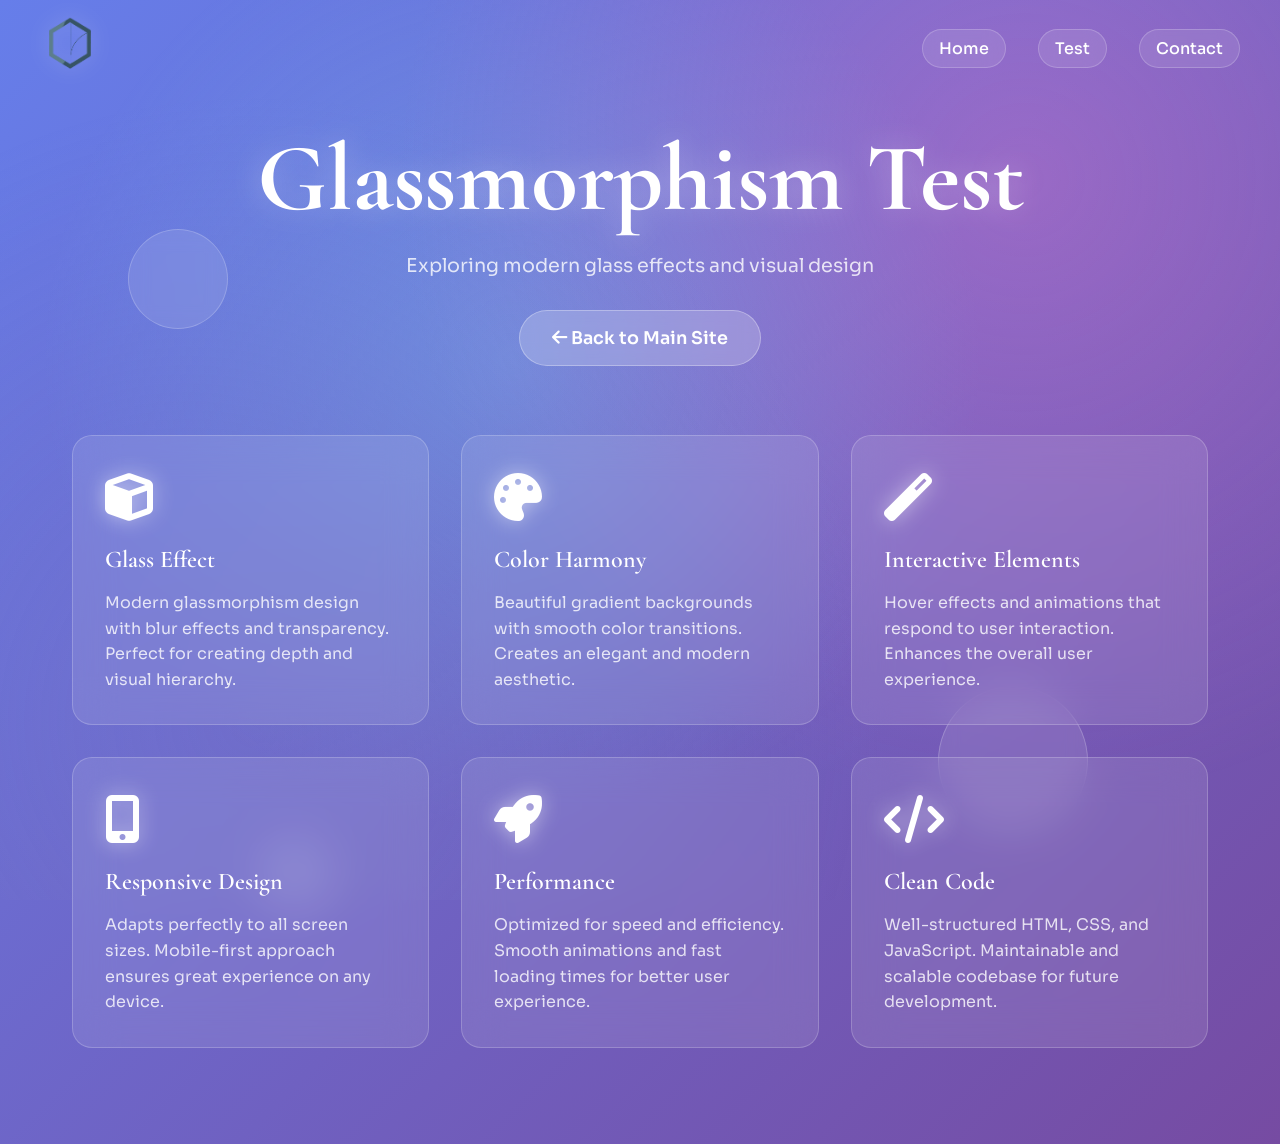
<file: test.html>
<!DOCTYPE html>
<html lang="en">
<head>
    <meta charset="UTF-8">
    <meta name="viewport" content="width=device-width, initial-scale=1.0">
    <title>Glassmorphism Test - LUMIN GLASS</title>
    
    <!-- Fonts -->
    <link href="https://fonts.googleapis.com/css2?family=Sora:wght@300;400;500;600;700&display=swap" rel="stylesheet">
    <link href="https://fonts.googleapis.com/css2?family=Cormorant+Garamond:wght@300;400;500;600;700&display=swap" rel="stylesheet">
    <link rel="stylesheet" href="https://cdnjs.cloudflare.com/ajax/libs/font-awesome/6.0.0/css/all.min.css">
    
    <style>
        * {
            margin: 0;
            padding: 0;
            box-sizing: border-box;
        }
        
        body {
            font-family: 'Sora', sans-serif;
            background: linear-gradient(135deg, #667eea 0%, #764ba2 100%);
            min-height: 100vh;
            overflow-x: hidden;
            position: relative;
        }
        
        /* Animated Background */
        body::before {
            content: '';
            position: fixed;
            top: 0;
            left: 0;
            width: 100%;
            height: 100%;
            background: 
                radial-gradient(circle at 20% 80%, rgba(120, 119, 198, 0.3) 0%, transparent 50%),
                radial-gradient(circle at 80% 20%, rgba(255, 119, 198, 0.3) 0%, transparent 50%),
                radial-gradient(circle at 40% 40%, rgba(120, 219, 255, 0.3) 0%, transparent 50%);
            animation: backgroundShift 20s ease-in-out infinite;
            z-index: -1;
        }
        
        @keyframes backgroundShift {
            0%, 100% { transform: translate(0, 0) rotate(0deg); }
            33% { transform: translate(30px, -30px) rotate(1deg); }
            66% { transform: translate(-20px, 20px) rotate(-1deg); }
        }
        
        /* Navigation */
        .nav {
            position: fixed;
            top: 0;
            left: 0;
            right: 0;
            z-index: 1000;
            padding: 1rem 2rem;
        }
        
        .nav-content {
            max-width: 1200px;
            margin: 0 auto;
            display: flex;
            justify-content: space-between;
            align-items: center;
        }
        
        .nav-logo {
            width: 60px;
            height: 60px;
            filter: drop-shadow(0 0 10px rgba(255, 255, 255, 0.3));
        }
        
        .nav-links {
            display: flex;
            gap: 2rem;
        }
        
        .nav-link {
            color: white;
            text-decoration: none;
            font-weight: 500;
            padding: 0.5rem 1rem;
            border-radius: 25px;
            background: rgba(255, 255, 255, 0.1);
            backdrop-filter: blur(10px);
            border: 1px solid rgba(255, 255, 255, 0.2);
            transition: all 0.3s ease;
        }
        
        .nav-link:hover {
            background: rgba(255, 255, 255, 0.2);
            transform: translateY(-2px);
        }
        
        /* Main Content */
        .container {
            max-width: 1200px;
            margin: 0 auto;
            padding: 120px 2rem 2rem;
        }
        
        /* Hero Section */
        .hero {
            text-align: center;
            margin-bottom: 4rem;
        }
        
        .hero-title {
            font-family: 'Cormorant Garamond', serif;
            font-size: clamp(3rem, 8vw, 6rem);
            font-weight: 700;
            color: white;
            margin-bottom: 1rem;
            text-shadow: 0 0 30px rgba(255, 255, 255, 0.3);
        }
        
        .hero-subtitle {
            font-size: 1.2rem;
            color: rgba(255, 255, 255, 0.8);
            margin-bottom: 2rem;
        }
        
        /* Glass Cards */
        .cards-grid {
            display: grid;
            grid-template-columns: repeat(auto-fit, minmax(300px, 1fr));
            gap: 2rem;
            margin-bottom: 4rem;
        }
        
        .glass-card {
            background: rgba(255, 255, 255, 0.1);
            backdrop-filter: blur(20px);
            border: 1px solid rgba(255, 255, 255, 0.2);
            border-radius: 20px;
            padding: 2rem;
            transition: all 0.3s ease;
            position: relative;
            overflow: hidden;
        }
        
        .glass-card::before {
            content: '';
            position: absolute;
            top: 0;
            left: -100%;
            width: 100%;
            height: 100%;
            background: linear-gradient(90deg, transparent, rgba(255, 255, 255, 0.1), transparent);
            transition: left 0.5s;
        }
        
        .glass-card:hover {
            transform: translateY(-10px);
            box-shadow: 0 20px 40px rgba(0, 0, 0, 0.1);
        }
        
        .glass-card:hover::before {
            left: 100%;
        }
        
        .card-icon {
            font-size: 3rem;
            color: white;
            margin-bottom: 1rem;
            text-shadow: 0 0 20px rgba(255, 255, 255, 0.5);
        }
        
        .card-title {
            font-family: 'Cormorant Garamond', serif;
            font-size: 1.5rem;
            font-weight: 600;
            color: white;
            margin-bottom: 1rem;
        }
        
        .card-text {
            color: rgba(255, 255, 255, 0.8);
            line-height: 1.6;
        }
        
        /* Floating Elements */
        .floating-element {
            position: absolute;
            background: rgba(255, 255, 255, 0.1);
            backdrop-filter: blur(10px);
            border: 1px solid rgba(255, 255, 255, 0.2);
            border-radius: 50%;
            animation: float 6s ease-in-out infinite;
        }
        
        .floating-element:nth-child(1) {
            width: 100px;
            height: 100px;
            top: 20%;
            left: 10%;
            animation-delay: 0s;
        }
        
        .floating-element:nth-child(2) {
            width: 150px;
            height: 150px;
            top: 60%;
            right: 15%;
            animation-delay: 2s;
        }
        
        .floating-element:nth-child(3) {
            width: 80px;
            height: 80px;
            bottom: 20%;
            left: 20%;
            animation-delay: 4s;
        }
        
        @keyframes float {
            0%, 100% { transform: translateY(0px) rotate(0deg); }
            50% { transform: translateY(-20px) rotate(180deg); }
        }
        
        /* Interactive Button */
        .cta-button {
            display: inline-block;
            padding: 1rem 2rem;
            background: rgba(255, 255, 255, 0.2);
            backdrop-filter: blur(10px);
            border: 1px solid rgba(255, 255, 255, 0.3);
            border-radius: 50px;
            color: white;
            text-decoration: none;
            font-weight: 600;
            font-size: 1.1rem;
            transition: all 0.3s ease;
            position: relative;
            overflow: hidden;
        }
        
        .cta-button::before {
            content: '';
            position: absolute;
            top: 0;
            left: -100%;
            width: 100%;
            height: 100%;
            background: linear-gradient(90deg, transparent, rgba(255, 255, 255, 0.2), transparent);
            transition: left 0.5s;
        }
        
        .cta-button:hover {
            transform: translateY(-3px);
            box-shadow: 0 10px 30px rgba(0, 0, 0, 0.2);
        }
        
        .cta-button:hover::before {
            left: 100%;
        }
        
        /* Responsive */
        @media (max-width: 768px) {
            .nav-links {
                display: none;
            }
            
            .cards-grid {
                grid-template-columns: 1fr;
            }
            
            .floating-element {
                display: none;
            }
        }
    </style>
</head>
<body>
    <!-- Floating Elements -->
    <div class="floating-element"></div>
    <div class="floating-element"></div>
    <div class="floating-element"></div>
    
    <!-- Navigation -->
    <nav class="nav">
        <div class="nav-content">
            <a href="home.html">
                <img src="logo.png" alt="LUMIN GLASS" class="nav-logo" loading="lazy">
            </a>
            <div class="nav-links">
                <a href="home.html" class="nav-link">Home</a>
                <a href="#test" class="nav-link">Test</a>
                <a href="#contact" class="nav-link">Contact</a>
            </div>
        </div>
    </nav>
    
    <!-- Main Content -->
    <div class="container">
        <!-- Hero Section -->
        <section class="hero">
            <h1 class="hero-title">Glassmorphism Test</h1>
            <p class="hero-subtitle">Exploring modern glass effects and visual design</p>
            <a href="home.html" class="cta-button">
                <i class="fas fa-arrow-left"></i> Back to Main Site
            </a>
        </section>
        
        <!-- Glass Cards -->
        <div class="cards-grid">
            <div class="glass-card">
                <div class="card-icon">
                    <i class="fas fa-cube"></i>
                </div>
                <h3 class="card-title">Glass Effect</h3>
                <p class="card-text">Modern glassmorphism design with blur effects and transparency. Perfect for creating depth and visual hierarchy.</p>
            </div>
            
            <div class="glass-card">
                <div class="card-icon">
                    <i class="fas fa-palette"></i>
                </div>
                <h3 class="card-title">Color Harmony</h3>
                <p class="card-text">Beautiful gradient backgrounds with smooth color transitions. Creates an elegant and modern aesthetic.</p>
            </div>
            
            <div class="glass-card">
                <div class="card-icon">
                    <i class="fas fa-magic"></i>
                </div>
                <h3 class="card-title">Interactive Elements</h3>
                <p class="card-text">Hover effects and animations that respond to user interaction. Enhances the overall user experience.</p>
            </div>
            
            <div class="glass-card">
                <div class="card-icon">
                    <i class="fas fa-mobile-alt"></i>
                </div>
                <h3 class="card-title">Responsive Design</h3>
                <p class="card-text">Adapts perfectly to all screen sizes. Mobile-first approach ensures great experience on any device.</p>
            </div>
            
            <div class="glass-card">
                <div class="card-icon">
                    <i class="fas fa-rocket"></i>
                </div>
                <h3 class="card-title">Performance</h3>
                <p class="card-text">Optimized for speed and efficiency. Smooth animations and fast loading times for better user experience.</p>
            </div>
            
            <div class="glass-card">
                <div class="card-icon">
                    <i class="fas fa-code"></i>
                </div>
                <h3 class="card-title">Clean Code</h3>
                <p class="card-text">Well-structured HTML, CSS, and JavaScript. Maintainable and scalable codebase for future development.</p>
            </div>
        </div>
    </div>
    
    <script>
        // Add some interactive effects
        document.addEventListener('DOMContentLoaded', function() {
            // Parallax effect for floating elements
            window.addEventListener('scroll', function() {
                const scrolled = window.pageYOffset;
                const parallax = document.querySelectorAll('.floating-element');
                
                parallax.forEach(element => {
                    const speed = 0.5;
                    element.style.transform = `translateY(${scrolled * speed}px)`;
                });
            });
            
            // Add click effect to glass cards
            const cards = document.querySelectorAll('.glass-card');
            cards.forEach(card => {
                card.addEventListener('click', function() {
                    this.style.transform = 'scale(0.95)';
                    setTimeout(() => {
                        this.style.transform = 'translateY(-10px)';
                    }, 150);
                });
            });
            
            // Smooth scroll for navigation links
            document.querySelectorAll('a[href^="#"]').forEach(anchor => {
                anchor.addEventListener('click', function (e) {
                    e.preventDefault();
                    const target = document.querySelector(this.getAttribute('href'));
                    if (target) {
                        target.scrollIntoView({
                            behavior: 'smooth',
                            block: 'start'
                        });
                    }
                });
            });
        });
    </script>
</body>
</html>
</file>
